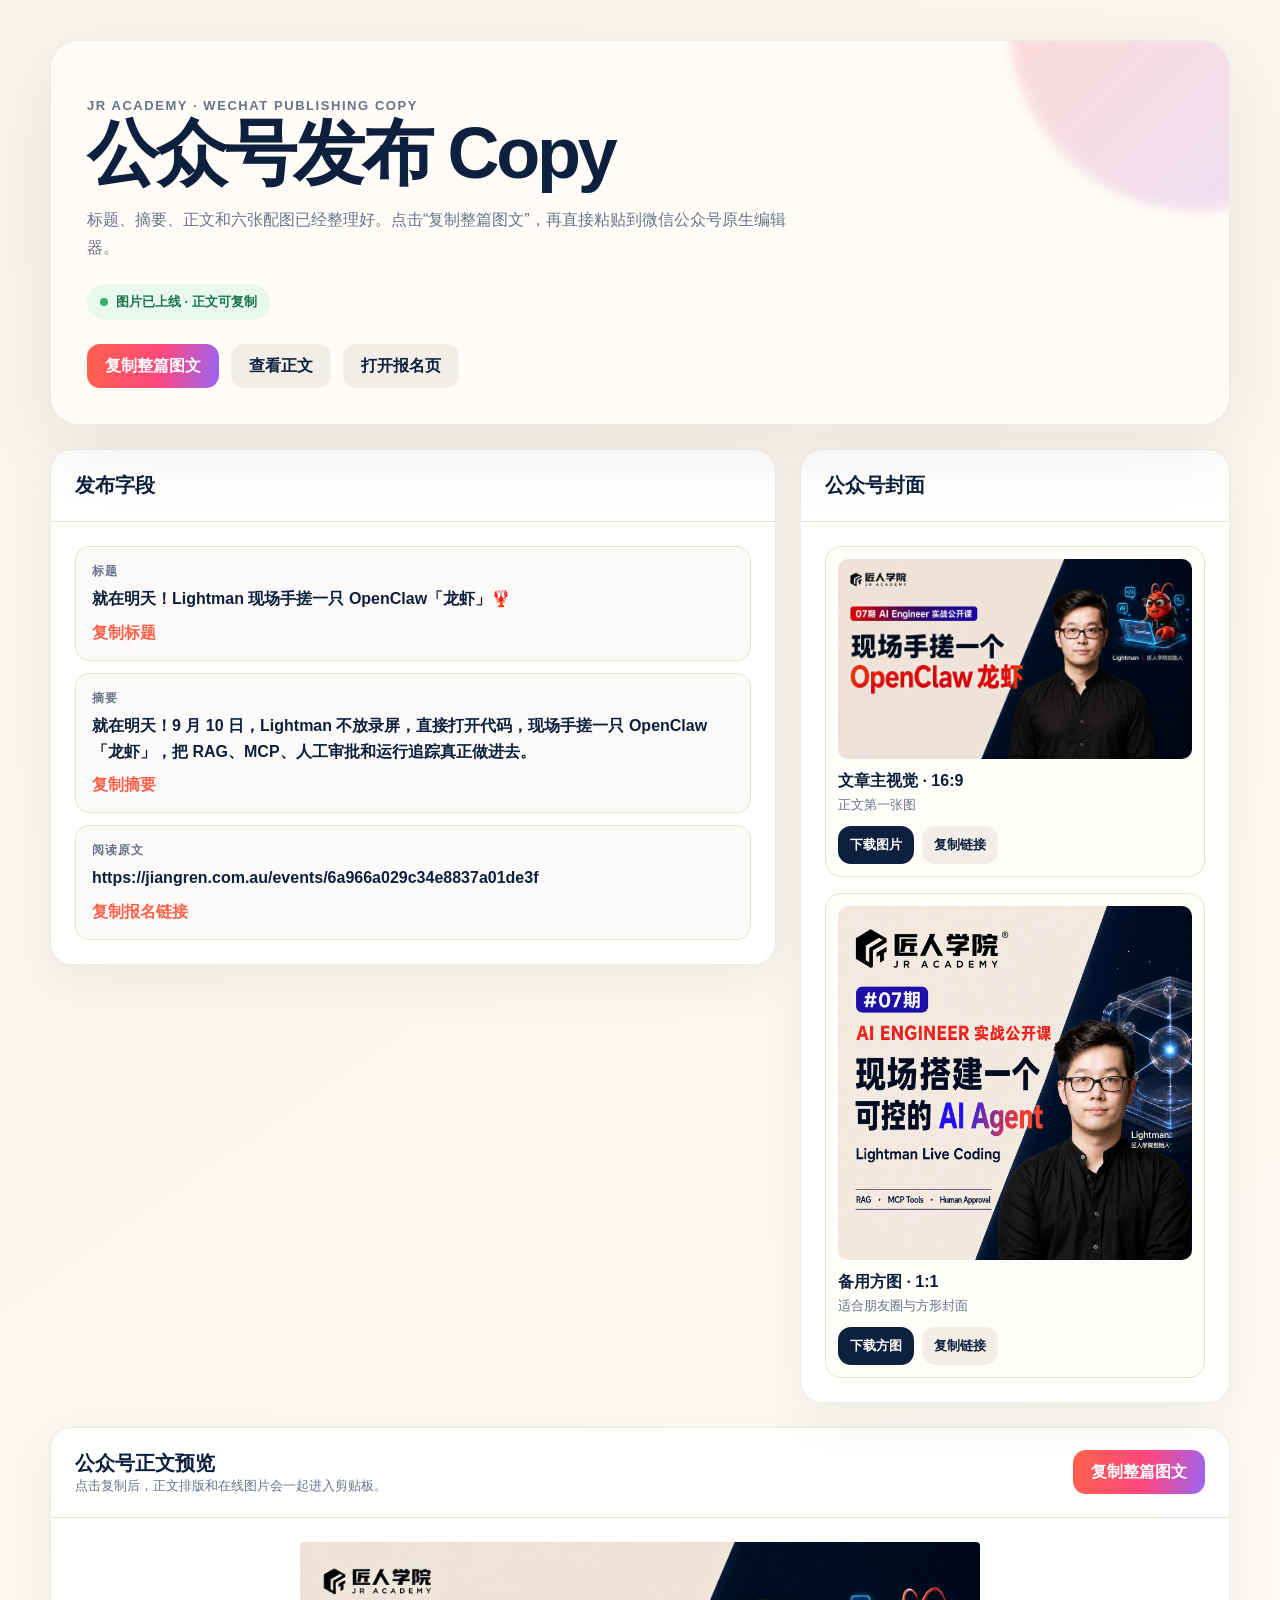
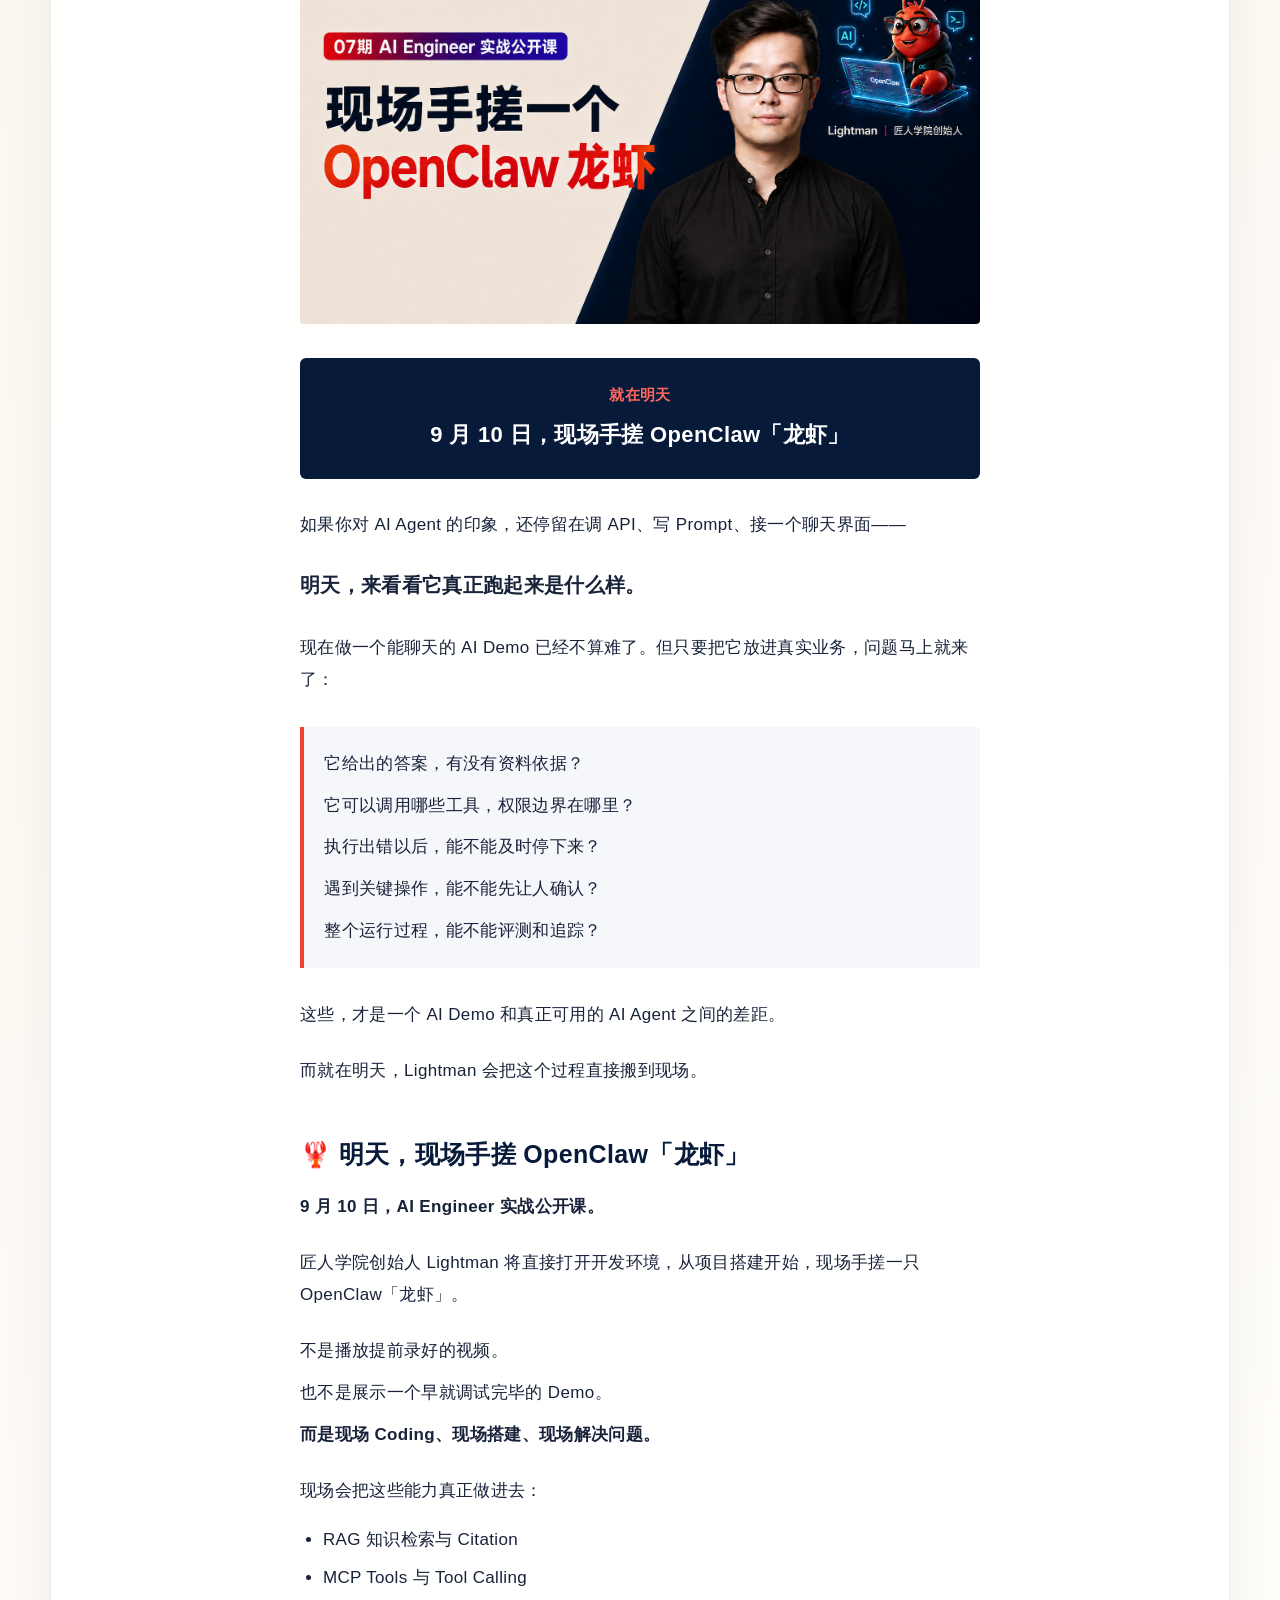
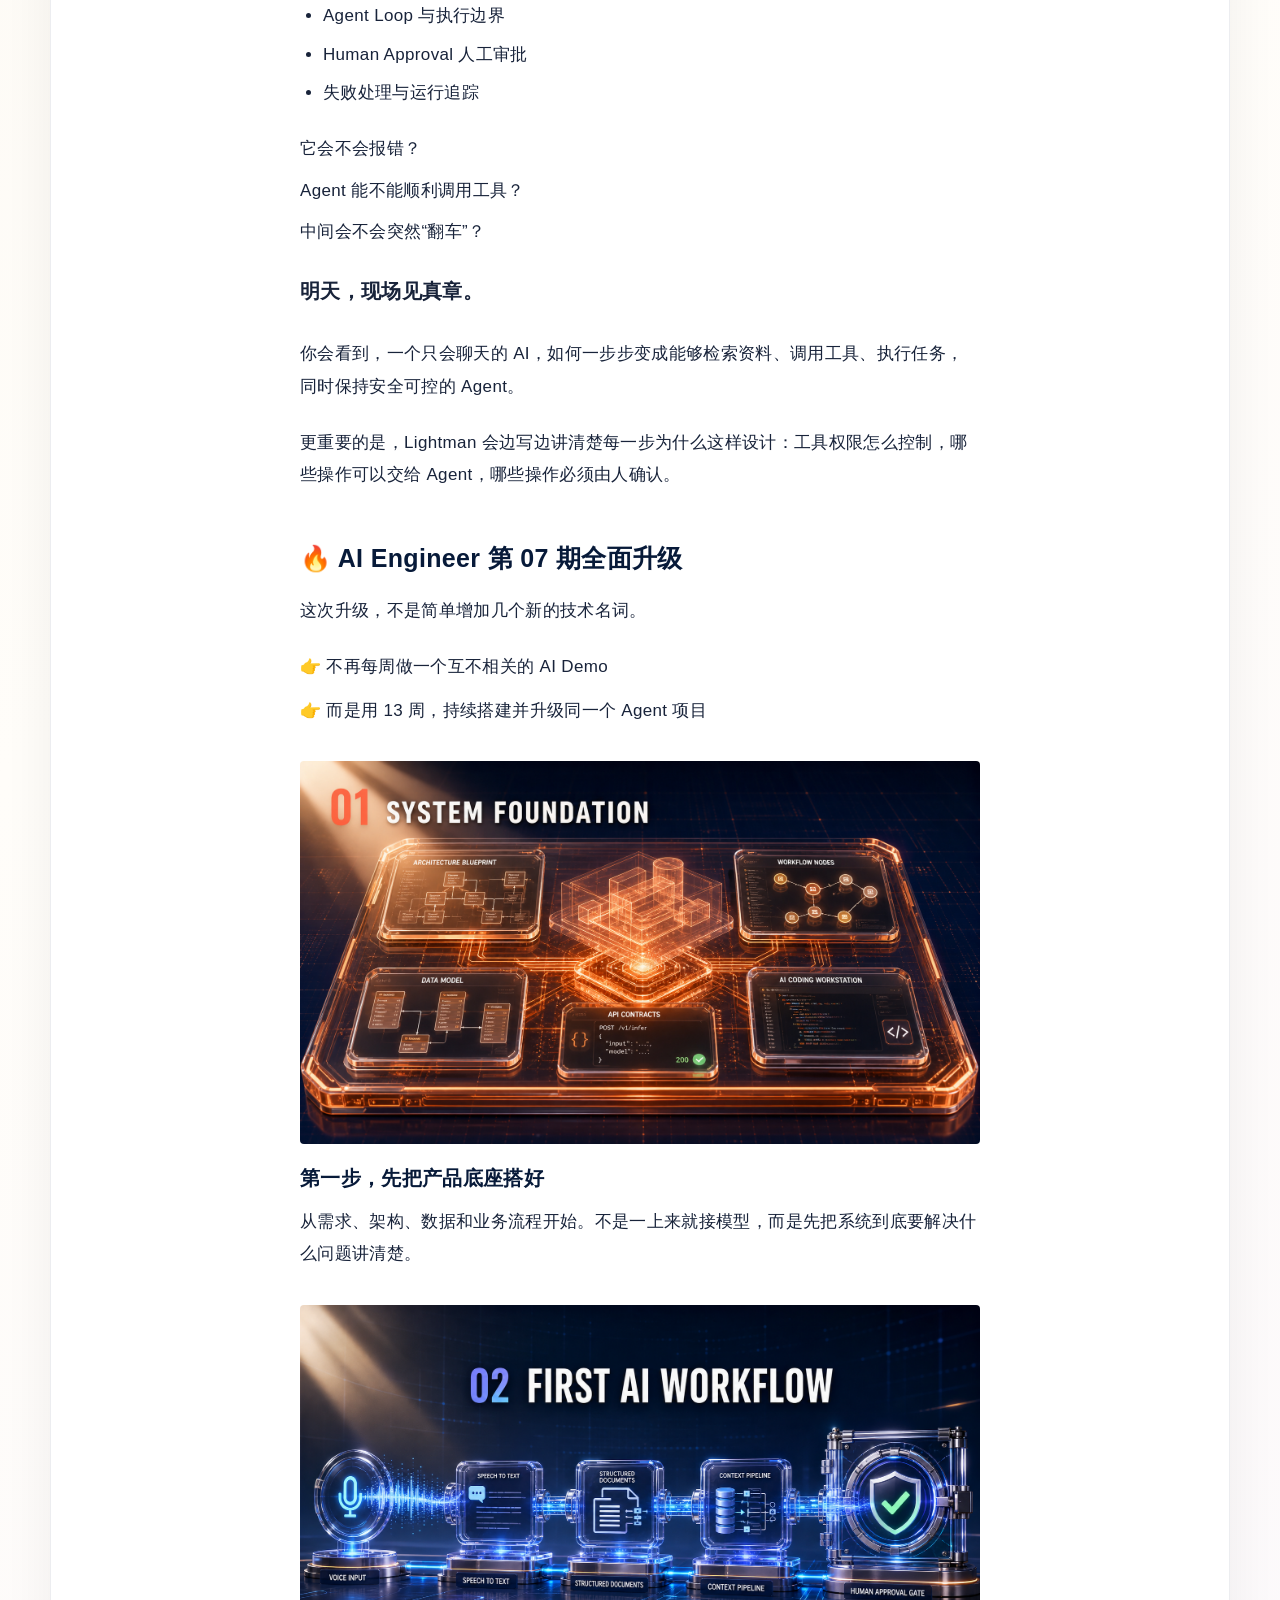
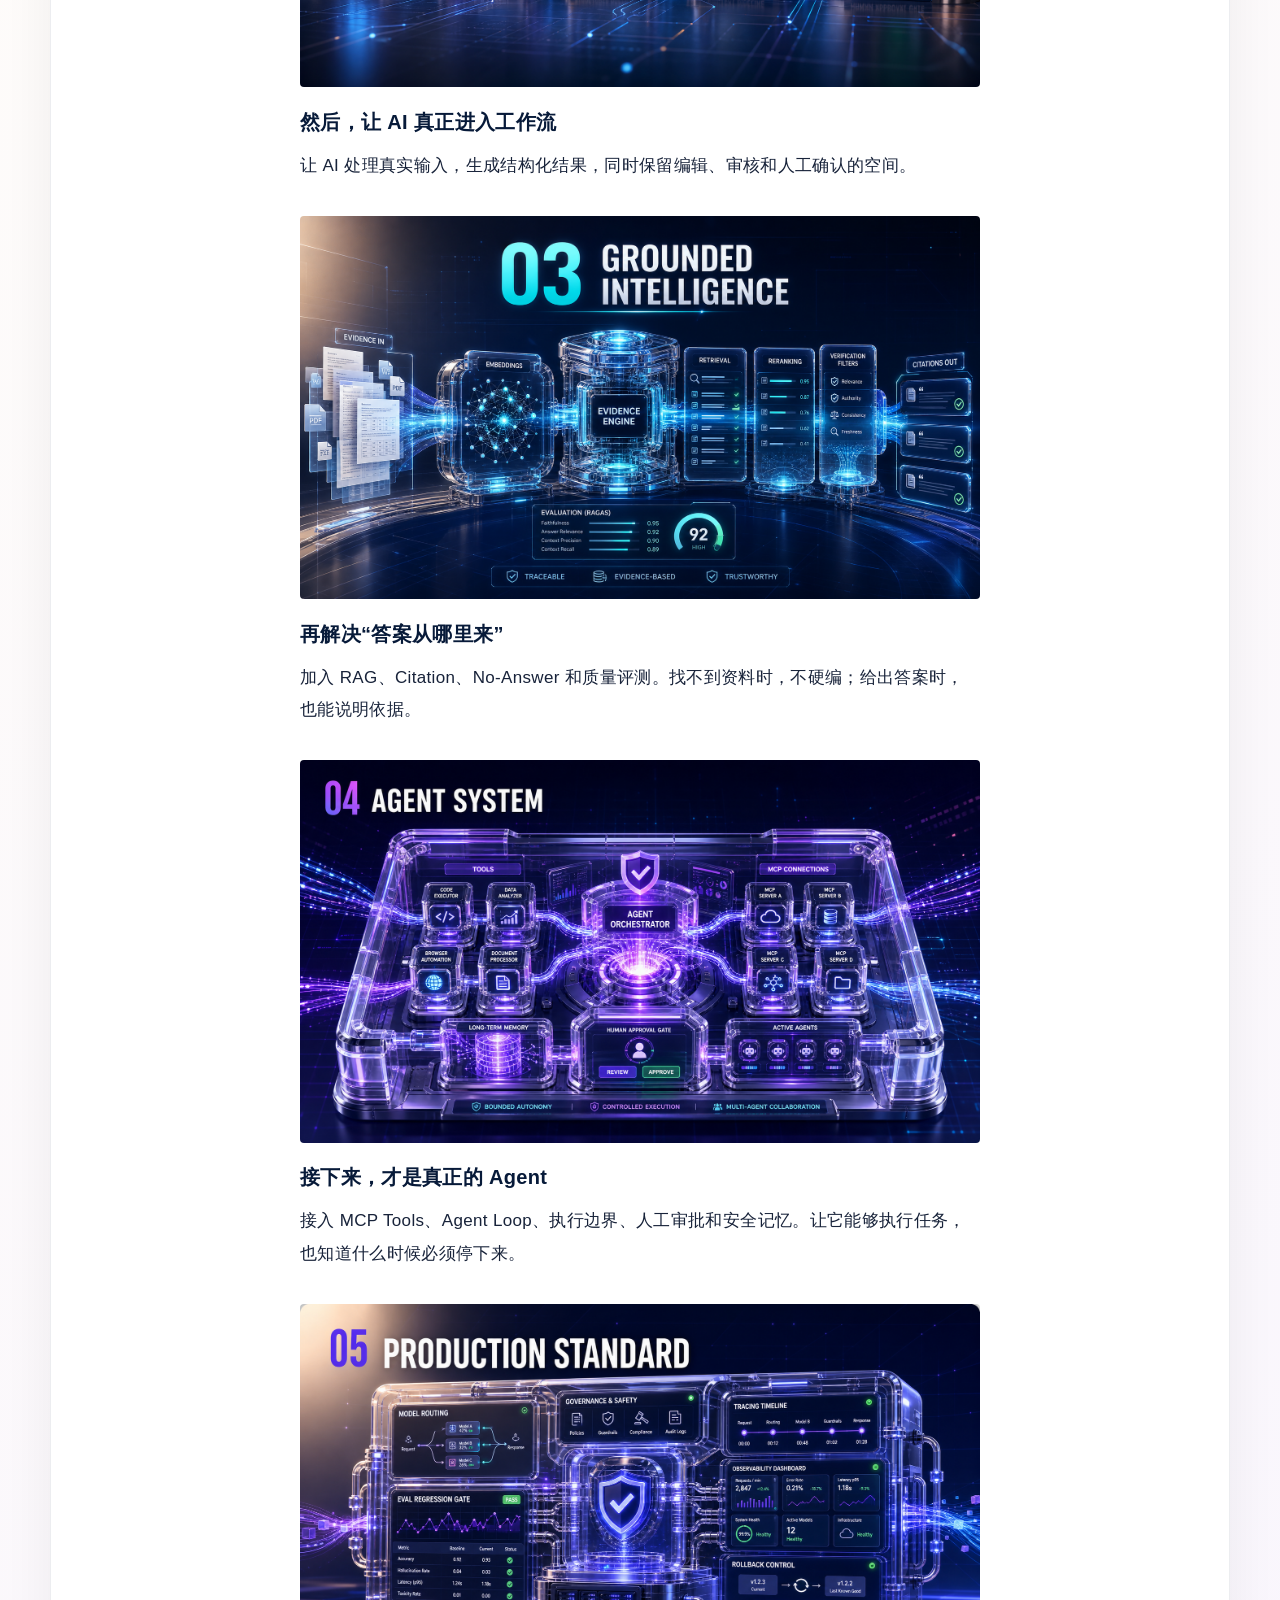
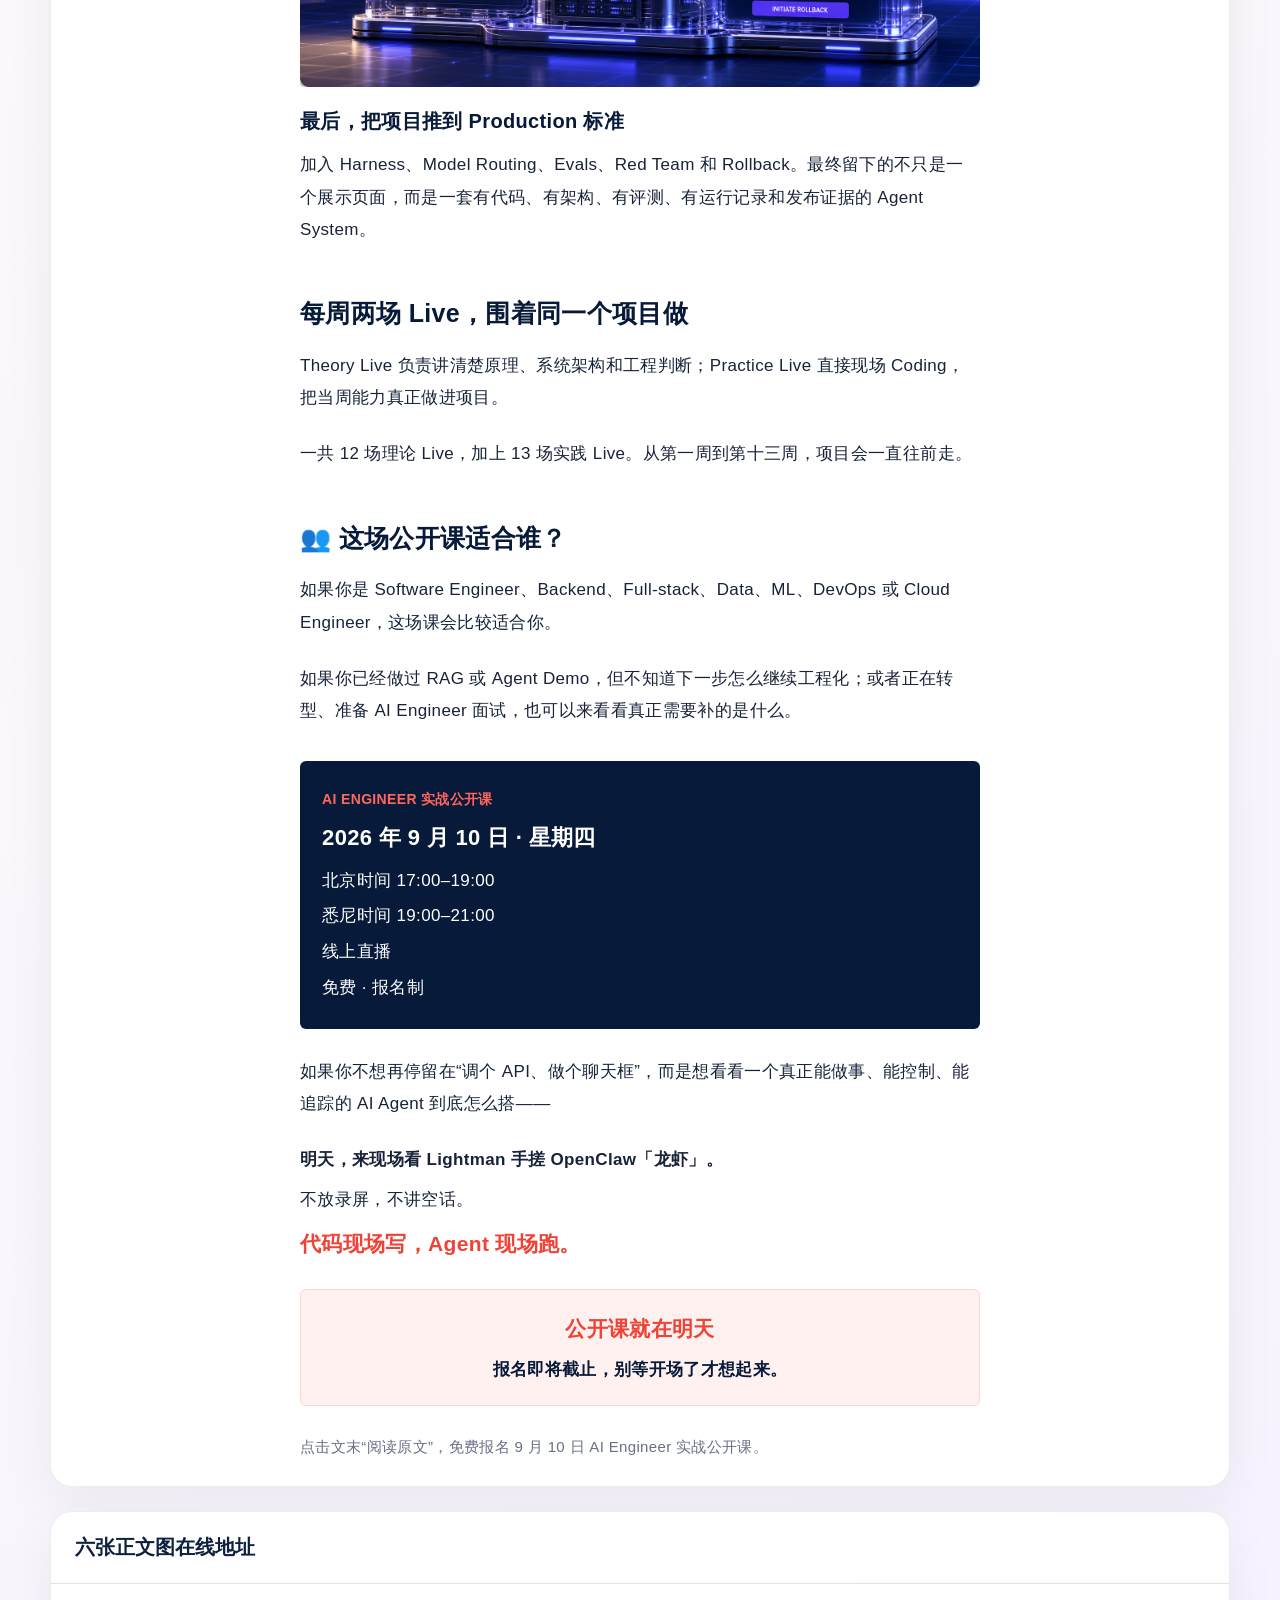
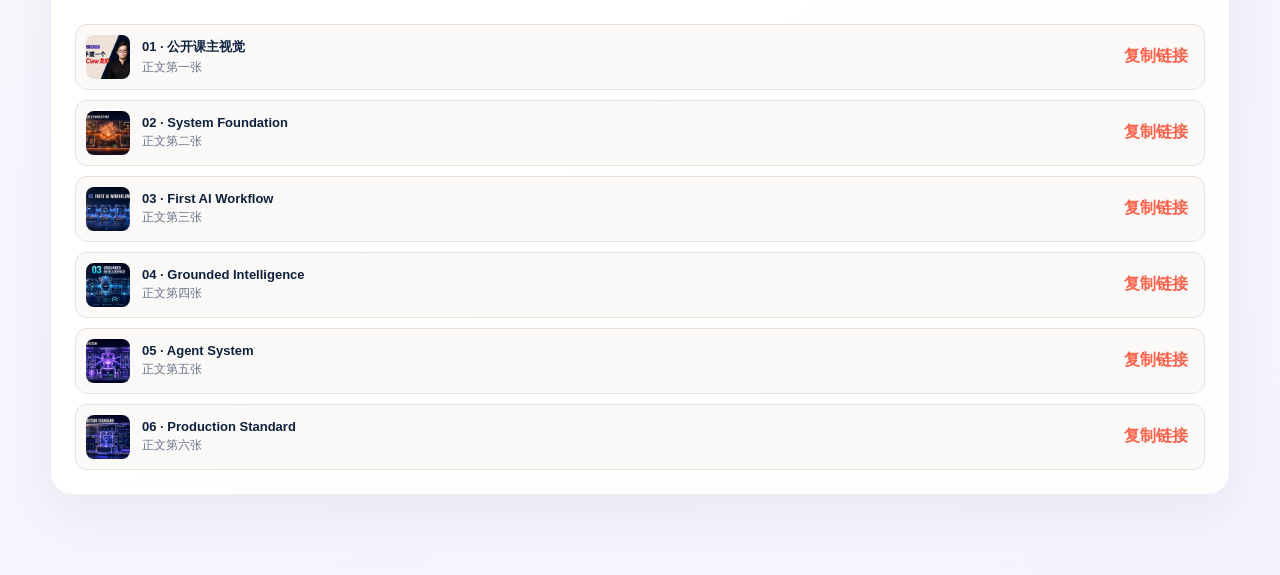
<file: index.html>
<!doctype html>
<html lang="zh-CN">
  <head>
    <meta charset="UTF-8" />
    <meta name="viewport" content="width=device-width, initial-scale=1.0" />
    <title>AI Engineer 实战公开课｜公众号发布 Copy</title>
    <meta name="description" content="一键复制标题、摘要和带在线图片的完整微信公众号正文。" />
    <meta property="og:title" content="AI Engineer 实战公开课｜公众号发布 Copy" />
    <meta property="og:description" content="Lightman 现场手搓一只 OpenClaw「龙虾」。公众号完整图文可一键复制。" />
    <meta property="og:image" content="https://simone0618.github.io/ai-agent-wechat-copy-0910/assets/wechat/01-openclaw-live-cover.png" />
    <meta property="og:type" content="website" />
    <meta name="twitter:card" content="summary_large_image" />
    <meta name="twitter:title" content="AI Engineer 实战公开课｜公众号发布 Copy" />
    <meta name="twitter:description" content="一键复制带在线图片的完整微信公众号正文。" />
    <meta name="twitter:image" content="https://simone0618.github.io/ai-agent-wechat-copy-0910/assets/wechat/01-openclaw-live-cover.png" />
    <link rel="stylesheet" href="styles.css" />
  </head>
  <body>
    <main class="shell">
      <section class="hero">
        <p class="eyebrow">JR Academy · WeChat publishing copy</p>
        <h1>公众号发布 Copy</h1>
        <p>标题、摘要、正文和六张配图已经整理好。点击“复制整篇图文”，再直接粘贴到微信公众号原生编辑器。</p>
        <div class="status"><span class="dot"></span>图片已上线 · 正文可复制</div>
        <div class="actions">
          <button class="button accent" type="button" data-copy-rich>复制整篇图文</button>
          <a class="button secondary" href="#article">查看正文</a>
          <a class="button secondary" href="https://jiangren.com.au/events/6a966a029c34e8837a01de3f" target="_blank" rel="noreferrer">打开报名页</a>
        </div>
      </section>

      <div class="grid">
        <section class="panel">
          <div class="panel-head"><h2>发布字段</h2></div>
          <div class="panel-body">
            <div class="field">
              <div class="field-label">标题</div>
              <div class="field-value" id="article-title">就在明天！Lightman 现场手搓一只 OpenClaw「龙虾」🦞</div>
              <button class="mini-action" type="button" data-copy-text="#article-title">复制标题</button>
            </div>
            <div class="field">
              <div class="field-label">摘要</div>
              <div class="field-value" id="article-summary">就在明天！9 月 10 日，Lightman 不放录屏，直接打开代码，现场手搓一只 OpenClaw「龙虾」，把 RAG、MCP、人工审批和运行追踪真正做进去。</div>
              <button class="mini-action" type="button" data-copy-text="#article-summary">复制摘要</button>
            </div>
            <div class="field">
              <div class="field-label">阅读原文</div>
              <div class="field-value" id="article-link">https://jiangren.com.au/events/6a966a029c34e8837a01de3f</div>
              <button class="mini-action" type="button" data-copy-text="#article-link">复制报名链接</button>
            </div>
          </div>
        </section>

        <aside class="panel" id="covers">
          <div class="panel-head"><h2>公众号封面</h2></div>
          <div class="panel-body cover-grid">
            <div class="cover-card">
              <img src="assets/wechat/01-openclaw-live-cover.png" alt="AI Engineer 实战公开课主视觉" />
              <strong>文章主视觉 · 16:9</strong>
              <span>正文第一张图</span>
              <div class="actions">
                <a class="button" href="assets/wechat/01-openclaw-live-cover.png" download>下载图片</a>
                <button class="button secondary" type="button" data-copy-url="assets/wechat/01-openclaw-live-cover.png">复制链接</button>
              </div>
            </div>
            <div class="cover-card">
              <img src="assets/covers/wechat-square-cover.png" alt="AI Engineer 实战公开课方图" />
              <strong>备用方图 · 1:1</strong>
              <span>适合朋友圈与方形封面</span>
              <div class="actions">
                <a class="button" href="assets/covers/wechat-square-cover.png" download>下载方图</a>
                <button class="button secondary" type="button" data-copy-url="assets/covers/wechat-square-cover.png">复制链接</button>
              </div>
            </div>
          </div>
        </aside>
      </div>

      <section class="panel article-wrap" id="article">
        <div class="panel-head">
          <div>
            <h2>公众号正文预览</h2>
            <p class="article-note">点击复制后，正文排版和在线图片会一起进入剪贴板。</p>
          </div>
          <button class="button accent" type="button" data-copy-rich>复制整篇图文</button>
        </div>
        <div class="panel-body">
          <article id="wechat-article" style="max-width:680px;margin:0 auto;color:#18233a;font-family:-apple-system,BlinkMacSystemFont,'PingFang SC','Microsoft YaHei',sans-serif;font-size:17px;line-height:1.9;letter-spacing:.02em;">
            <img src="assets/wechat/01-openclaw-live-cover.png" alt="AI Engineer 实战公开课，Lightman 现场手搓一只 OpenClaw 龙虾" style="display:block;width:100%;height:auto;margin:0 auto 2em;border-radius:4px;" />

            <section style="margin:0 0 1.8em;padding:1.35em 1.25em;text-align:center;background:#071a39;border-radius:6px;">
              <p style="margin:0 0 .3em;color:#ff665c;font-size:15px;font-weight:700;">就在明天</p>
              <p style="margin:0;color:#fff;font-size:22px;font-weight:700;">9 月 10 日，现场手搓 OpenClaw「龙虾」</p>
            </section>

            <p style="margin:0 0 1.4em;">如果你对 AI Agent 的印象，还停留在调 API、写 Prompt、接一个聊天界面——</p>
            <p style="margin:0 0 1.4em;font-size:20px;font-weight:700;">明天，来看看它真正跑起来是什么样。</p>
            <p style="margin:0 0 1.4em;">现在做一个能聊天的 AI Demo 已经不算难了。但只要把它放进真实业务，问题马上就来了：</p>

            <section style="margin:1.8em 0;padding:1.25em 1.2em;border-left:4px solid #ef4338;background:#f6f7fb;">
              <p style="margin:0 0 .55em;">它给出的答案，有没有资料依据？</p>
              <p style="margin:0 0 .55em;">它可以调用哪些工具，权限边界在哪里？</p>
              <p style="margin:0 0 .55em;">执行出错以后，能不能及时停下来？</p>
              <p style="margin:0 0 .55em;">遇到关键操作，能不能先让人确认？</p>
              <p style="margin:0;">整个运行过程，能不能评测和追踪？</p>
            </section>

            <p style="margin:0 0 1.4em;">这些，才是一个 AI Demo 和真正可用的 AI Agent 之间的差距。</p>
            <p style="margin:0 0 1.7em;">而就在明天，Lightman 会把这个过程直接搬到现场。</p>

            <h2 style="margin:2em 0 .75em;color:#071a39;font-size:25px;line-height:1.4;font-weight:700;">🦞 明天，现场手搓 OpenClaw「龙虾」</h2>
            <p style="margin:0 0 1.4em;"><strong>9 月 10 日，AI Engineer 实战公开课。</strong></p>
            <p style="margin:0 0 1.4em;">匠人学院创始人 Lightman 将直接打开开发环境，从项目搭建开始，现场手搓一只 OpenClaw「龙虾」。</p>
            <p style="margin:0 0 .55em;">不是播放提前录好的视频。</p>
            <p style="margin:0 0 .55em;">也不是展示一个早就调试完毕的 Demo。</p>
            <p style="margin:0 0 1.4em;font-weight:700;">而是现场 Coding、现场搭建、现场解决问题。</p>
            <p style="margin:0 0 1em;">现场会把这些能力真正做进去：</p>
            <ul style="margin:0 0 1.4em;padding-left:1.35em;">
              <li style="margin:.35em 0;">RAG 知识检索与 Citation</li>
              <li style="margin:.35em 0;">MCP Tools 与 Tool Calling</li>
              <li style="margin:.35em 0;">Agent Loop 与执行边界</li>
              <li style="margin:.35em 0;">Human Approval 人工审批</li>
              <li style="margin:.35em 0;">失败处理与运行追踪</li>
            </ul>
            <p style="margin:0 0 .55em;">它会不会报错？</p>
            <p style="margin:0 0 .55em;">Agent 能不能顺利调用工具？</p>
            <p style="margin:0 0 1.4em;">中间会不会突然“翻车”？</p>
            <p style="margin:0 0 1.4em;font-size:20px;font-weight:700;">明天，现场见真章。</p>
            <p style="margin:0 0 1.4em;">你会看到，一个只会聊天的 AI，如何一步步变成能够检索资料、调用工具、执行任务，同时保持安全可控的 Agent。</p>
            <p style="margin:0 0 1.7em;">更重要的是，Lightman 会边写边讲清楚每一步为什么这样设计：工具权限怎么控制，哪些操作可以交给 Agent，哪些操作必须由人确认。</p>

            <h2 style="margin:2em 0 .75em;color:#071a39;font-size:25px;line-height:1.4;font-weight:700;">🔥 AI Engineer 第 07 期全面升级</h2>
            <p style="margin:0 0 1.4em;">这次升级，不是简单增加几个新的技术名词。</p>
            <p style="margin:0 0 .65em;">👉 不再每周做一个互不相关的 AI Demo</p>
            <p style="margin:0 0 1.7em;">👉 而是用 13 周，持续搭建并升级同一个 Agent 项目</p>

            <img src="assets/wechat/02-system-foundation.png" alt="System Foundation" style="display:block;width:100%;height:auto;margin:2em auto 1.15em;border-radius:4px;" />
            <h3 style="margin:0 0 .65em;color:#071a39;font-size:20px;line-height:1.5;font-weight:700;">第一步，先把产品底座搭好</h3>
            <p style="margin:0 0 1.7em;">从需求、架构、数据和业务流程开始。不是一上来就接模型，而是先把系统到底要解决什么问题讲清楚。</p>

            <img src="assets/wechat/03-first-ai-workflow.png" alt="First AI Workflow" style="display:block;width:100%;height:auto;margin:2em auto 1.15em;border-radius:4px;" />
            <h3 style="margin:0 0 .65em;color:#071a39;font-size:20px;line-height:1.5;font-weight:700;">然后，让 AI 真正进入工作流</h3>
            <p style="margin:0 0 1.7em;">让 AI 处理真实输入，生成结构化结果，同时保留编辑、审核和人工确认的空间。</p>

            <img src="assets/wechat/04-grounded-intelligence.png" alt="Grounded Intelligence" style="display:block;width:100%;height:auto;margin:2em auto 1.15em;border-radius:4px;" />
            <h3 style="margin:0 0 .65em;color:#071a39;font-size:20px;line-height:1.5;font-weight:700;">再解决“答案从哪里来”</h3>
            <p style="margin:0 0 1.7em;">加入 RAG、Citation、No-Answer 和质量评测。找不到资料时，不硬编；给出答案时，也能说明依据。</p>

            <img src="assets/wechat/05-agent-system.png" alt="Agent System" style="display:block;width:100%;height:auto;margin:2em auto 1.15em;border-radius:4px;" />
            <h3 style="margin:0 0 .65em;color:#071a39;font-size:20px;line-height:1.5;font-weight:700;">接下来，才是真正的 Agent</h3>
            <p style="margin:0 0 1.7em;">接入 MCP Tools、Agent Loop、执行边界、人工审批和安全记忆。让它能够执行任务，也知道什么时候必须停下来。</p>

            <img src="assets/wechat/06-production-standard.png" alt="Production Standard" style="display:block;width:100%;height:auto;margin:2em auto 1.15em;border-radius:4px;" />
            <h3 style="margin:0 0 .65em;color:#071a39;font-size:20px;line-height:1.5;font-weight:700;">最后，把项目推到 Production 标准</h3>
            <p style="margin:0 0 1.7em;">加入 Harness、Model Routing、Evals、Red Team 和 Rollback。最终留下的不只是一个展示页面，而是一套有代码、有架构、有评测、有运行记录和发布证据的 Agent System。</p>

            <h2 style="margin:2em 0 .75em;color:#071a39;font-size:25px;line-height:1.4;font-weight:700;">每周两场 Live，围着同一个项目做</h2>
            <p style="margin:0 0 1.4em;">Theory Live 负责讲清楚原理、系统架构和工程判断；Practice Live 直接现场 Coding，把当周能力真正做进项目。</p>
            <p style="margin:0 0 1.7em;">一共 12 场理论 Live，加上 13 场实践 Live。从第一周到第十三周，项目会一直往前走。</p>

            <h2 style="margin:2em 0 .75em;color:#071a39;font-size:25px;line-height:1.4;font-weight:700;">👥 这场公开课适合谁？</h2>
            <p style="margin:0 0 1.4em;">如果你是 Software Engineer、Backend、Full-stack、Data、ML、DevOps 或 Cloud Engineer，这场课会比较适合你。</p>
            <p style="margin:0 0 1.7em;">如果你已经做过 RAG 或 Agent Demo，但不知道下一步怎么继续工程化；或者正在转型、准备 AI Engineer 面试，也可以来看看真正需要补的是什么。</p>

            <section style="margin:2em 0 1.6em;padding:1.45em 1.3em;color:#fff;background:#071a39;border-radius:6px;">
              <p style="margin:0 0 .35em;color:#ff665c;font-size:14px;font-weight:700;">AI ENGINEER 实战公开课</p>
              <p style="margin:0 0 .25em;font-size:22px;font-weight:700;">2026 年 9 月 10 日 · 星期四</p>
              <p style="margin:0 0 .2em;">北京时间 17:00–19:00</p>
              <p style="margin:0 0 .2em;">悉尼时间 19:00–21:00</p>
              <p style="margin:0 0 .2em;">线上直播</p>
              <p style="margin:0;">免费 · 报名制</p>
            </section>

            <p style="margin:0 0 1.4em;">如果你不想再停留在“调个 API、做个聊天框”，而是想看看一个真正能做事、能控制、能追踪的 AI Agent 到底怎么搭——</p>
            <p style="margin:0 0 .45em;font-weight:700;">明天，来现场看 Lightman 手搓 OpenClaw「龙虾」。</p>
            <p style="margin:0 0 .45em;">不放录屏，不讲空话。</p>
            <p style="margin:0 0 1.2em;color:#ef4338;font-size:21px;font-weight:700;">代码现场写，Agent 现场跑。</p>
            <section style="margin:0 0 1.6em;padding:1.1em 1.2em;text-align:center;background:#fff1ef;border:1px solid #ffd3cc;border-radius:6px;">
              <p style="margin:0 0 .25em;color:#ef4338;font-size:21px;font-weight:700;">公开课就在明天</p>
              <p style="margin:0;color:#071a39;font-weight:700;">报名即将截止，别等开场了才想起来。</p>
            </section>
            <p style="margin:0;color:#687086;font-size:15px;">点击文末“阅读原文”，免费报名 9 月 10 日 AI Engineer 实战公开课。</p>
          </article>
        </div>
      </section>

      <section class="panel article-wrap">
        <div class="panel-head"><h2>六张正文图在线地址</h2></div>
        <div class="panel-body">
          <div class="asset-list">
            <div class="asset-row"><img src="assets/wechat/01-openclaw-live-cover.png" alt=""><div><strong>01 · 公开课主视觉</strong><span>正文第一张</span></div><button type="button" data-copy-url="assets/wechat/01-openclaw-live-cover.png">复制链接</button></div>
            <div class="asset-row"><img src="assets/wechat/02-system-foundation.png" alt=""><div><strong>02 · System Foundation</strong><span>正文第二张</span></div><button type="button" data-copy-url="assets/wechat/02-system-foundation.png">复制链接</button></div>
            <div class="asset-row"><img src="assets/wechat/03-first-ai-workflow.png" alt=""><div><strong>03 · First AI Workflow</strong><span>正文第三张</span></div><button type="button" data-copy-url="assets/wechat/03-first-ai-workflow.png">复制链接</button></div>
            <div class="asset-row"><img src="assets/wechat/04-grounded-intelligence.png" alt=""><div><strong>04 · Grounded Intelligence</strong><span>正文第四张</span></div><button type="button" data-copy-url="assets/wechat/04-grounded-intelligence.png">复制链接</button></div>
            <div class="asset-row"><img src="assets/wechat/05-agent-system.png" alt=""><div><strong>05 · Agent System</strong><span>正文第五张</span></div><button type="button" data-copy-url="assets/wechat/05-agent-system.png">复制链接</button></div>
            <div class="asset-row"><img src="assets/wechat/06-production-standard.png" alt=""><div><strong>06 · Production Standard</strong><span>正文第六张</span></div><button type="button" data-copy-url="assets/wechat/06-production-standard.png">复制链接</button></div>
          </div>
        </div>
      </section>
    </main>

    <div class="toast" id="toast" role="status" aria-live="polite">已复制</div>
    <script src="app.js"></script>
  </body>
</html>
</file>
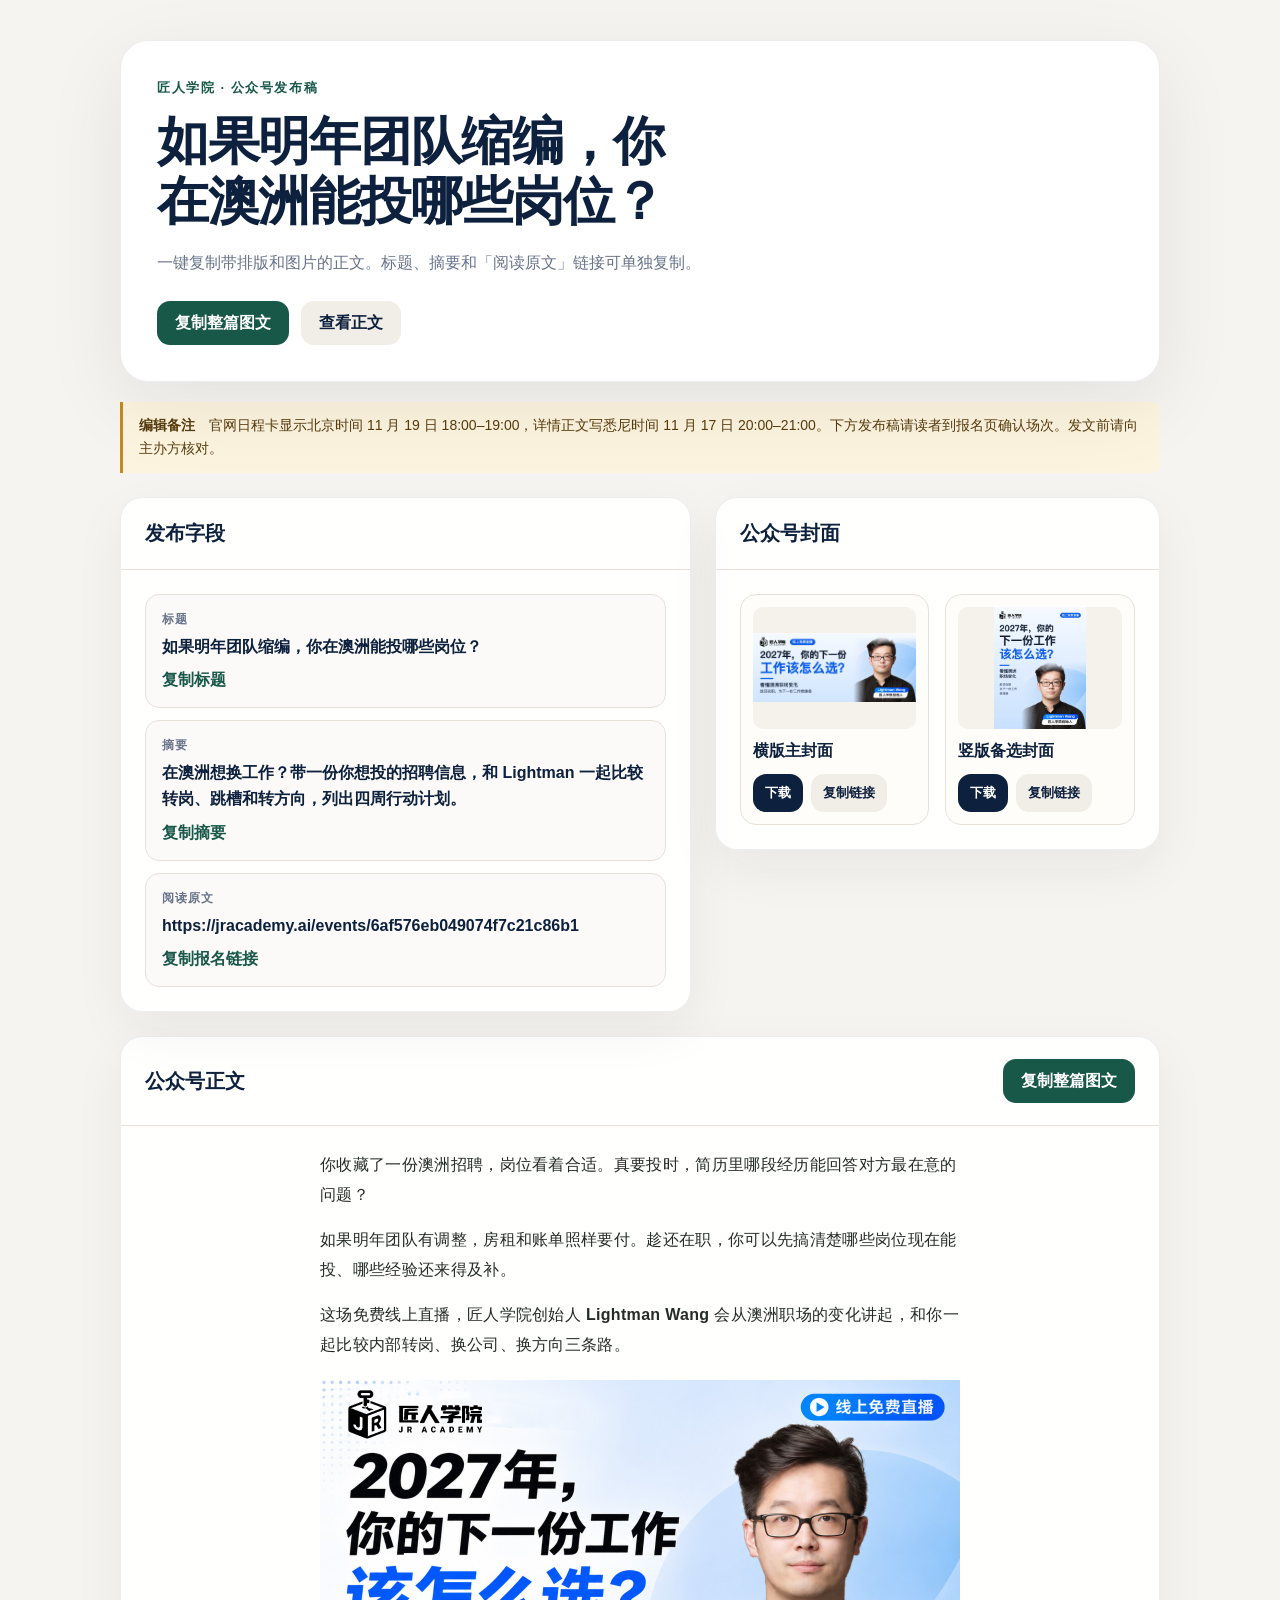
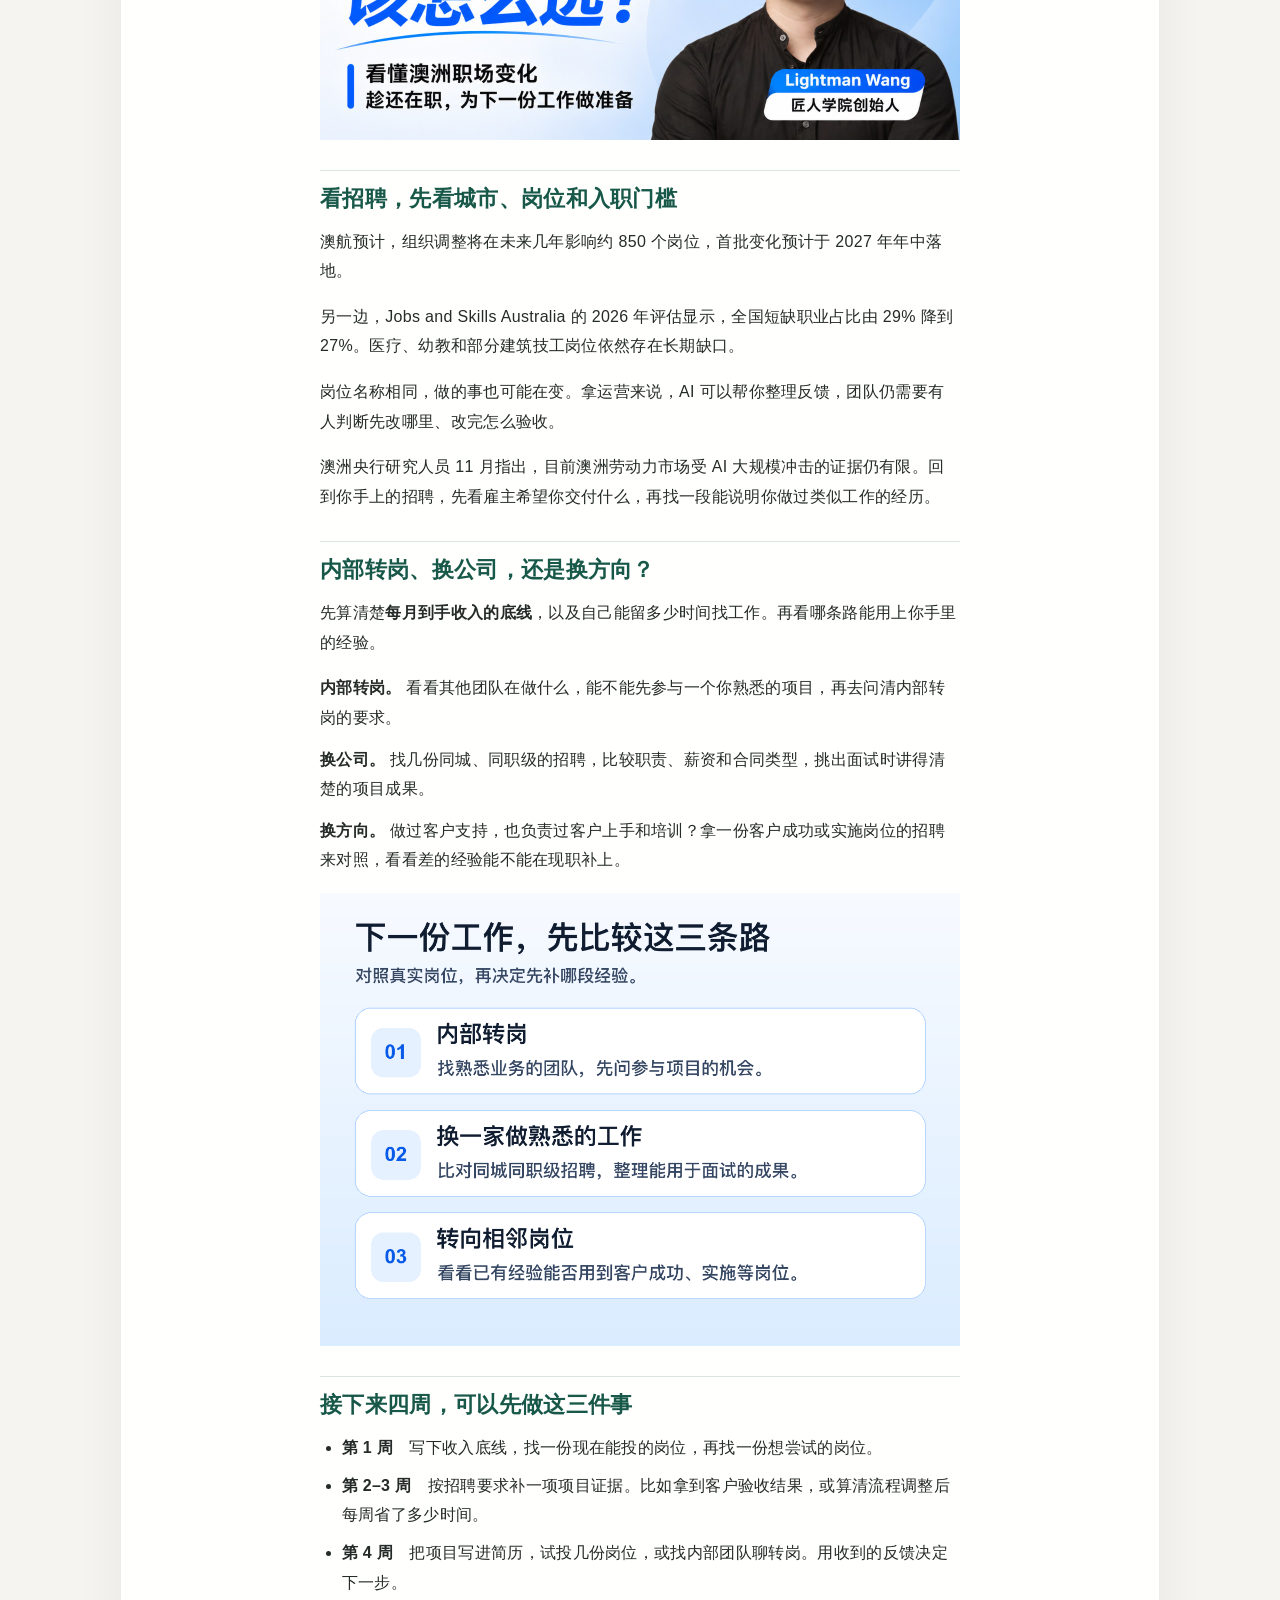
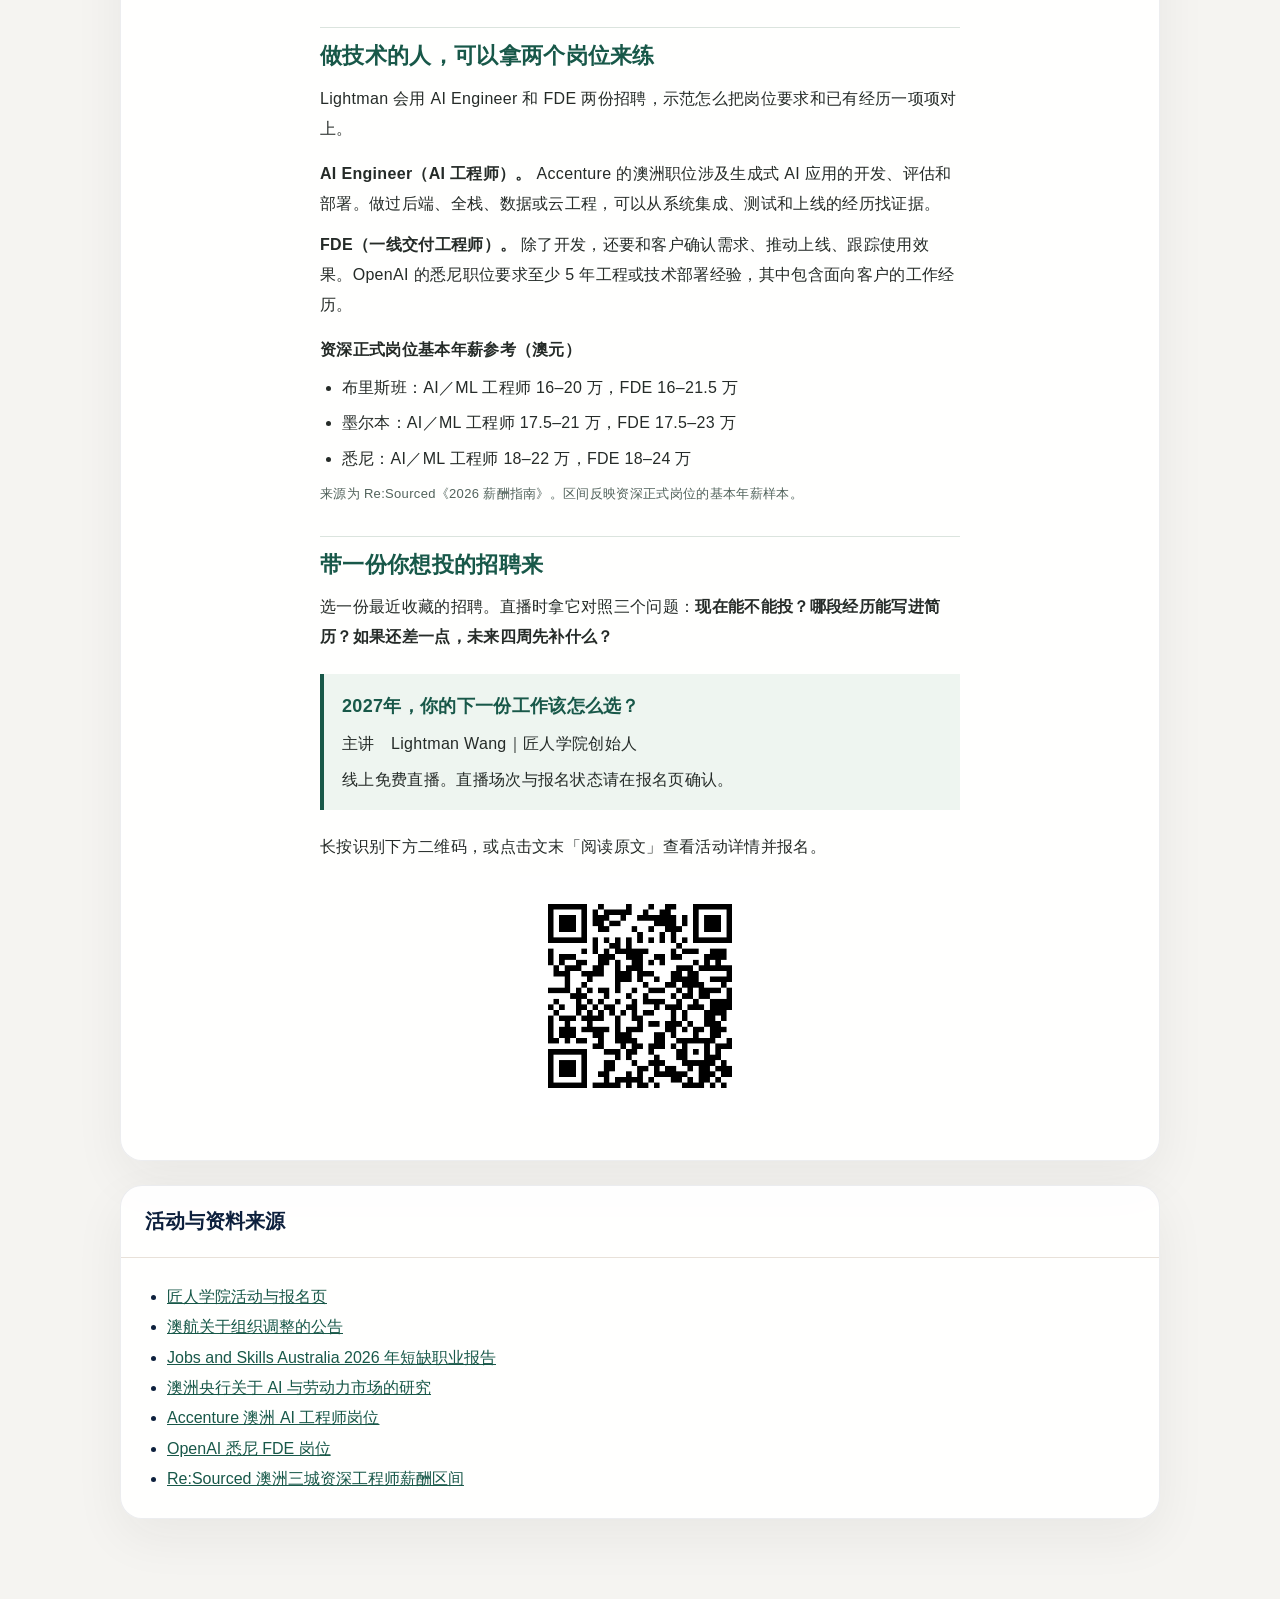
<file: career-next-job-2027/index.html>
<!doctype html>
<html lang="zh-CN">
<head>
  <meta charset="utf-8">
  <meta name="viewport" content="width=device-width, initial-scale=1">
  <meta name="robots" content="noindex">
  <meta name="description" content="《如果明年团队缩编，你在澳洲能投哪些岗位？》微信公众号发布稿。">
  <meta property="og:title" content="如果明年团队缩编，你在澳洲能投哪些岗位？">
  <meta property="og:image" content="https://simone0618.github.io/ai-agent-wechat-copy-0910/career-next-job-2027/assets/cover-wide.jpg">
  <title>如果明年团队缩编，你在澳洲能投哪些岗位？｜公众号发布稿</title>
  <link rel="stylesheet" href="../styles.css">
  <style>
    body { background: #f5f4f1; }
    .shell { max-width: 1040px; }
    .hero { background: #fff; }
    .hero::after { display: none; }
    .hero .eyebrow { margin: 0 0 12px; color: #185849; }
    h1 { font-size: clamp(29px, 5vw, 52px); line-height: 1.15; letter-spacing: -.025em; text-wrap: balance; }
    .button.accent { background: #185849; }
    .mini-action { color: #185849; }
    .grid { grid-template-columns: minmax(0, 1fr) minmax(300px, .78fr); }
    .field-value { overflow-wrap: anywhere; }
    .editor-note { margin-top: 20px; padding: 12px 16px; background: #fcf4df; border-left: 3px solid #c18a27; border-radius: 0 8px 8px 0; color: #573c0d; font-size: 14px; line-height: 1.65; }
    .cover-grid { grid-template-columns: minmax(0, 1fr) minmax(0, 1fr); align-items: start; }
    .cover-card img { height: 122px; object-fit: contain; }
    .source-list { margin: 0; padding-left: 22px; line-height: 1.9; }
    .source-list a { color: #185849; }
    @media (max-width: 860px) { .grid { grid-template-columns: 1fr; } }
    @media (max-width: 380px) { .cover-grid { grid-template-columns: 1fr; } }
  </style>
</head>
<body>
  <main class="shell">
    <header class="hero">
      <p class="eyebrow">匠人学院 · 公众号发布稿</p>
      <h1>如果明年团队缩编，你在澳洲能投哪些岗位？</h1>
      <p>一键复制带排版和图片的正文。标题、摘要和「阅读原文」链接可单独复制。</p>
      <div class="actions">
        <button class="button accent" type="button" data-copy-rich>复制整篇图文</button>
        <a class="button secondary" href="#article">查看正文</a>
      </div>
    </header>

    <div class="editor-note">
      <strong>编辑备注</strong>　官网日程卡显示北京时间 11 月 19 日 18:00–19:00，详情正文写悉尼时间 11 月 17 日 20:00–21:00。下方发布稿请读者到报名页确认场次。发文前请向主办方核对。
    </div>

    <div class="grid">
      <section class="panel" aria-labelledby="fields-heading">
        <div class="panel-head"><h2 id="fields-heading">发布字段</h2></div>
        <div class="panel-body">
          <div class="field">
            <div class="field-label">标题</div>
            <div class="field-value" id="article-title">如果明年团队缩编，你在澳洲能投哪些岗位？</div>
            <button class="mini-action" type="button" data-copy-text="#article-title">复制标题</button>
          </div>
          <div class="field">
            <div class="field-label">摘要</div>
            <div class="field-value" id="article-summary">在澳洲想换工作？带一份你想投的招聘信息，和 Lightman 一起比较转岗、跳槽和转方向，列出四周行动计划。</div>
            <button class="mini-action" type="button" data-copy-text="#article-summary">复制摘要</button>
          </div>
          <div class="field">
            <div class="field-label">阅读原文</div>
            <div class="field-value" id="article-link">https://jracademy.ai/events/6af576eb049074f7c21c86b1</div>
            <button class="mini-action" type="button" data-copy-text="#article-link">复制报名链接</button>
          </div>
        </div>
      </section>

      <section class="panel" aria-labelledby="covers-heading">
        <div class="panel-head"><h2 id="covers-heading">公众号封面</h2></div>
        <div class="panel-body cover-grid">
          <div class="cover-card">
            <img src="https://simone0618.github.io/ai-agent-wechat-copy-0910/career-next-job-2027/assets/cover-wide.jpg" alt="横版封面，2027年，你的下一份工作该怎么选？">
            <strong>横版主封面</strong>
            <div class="actions">
              <a class="button" href="assets/cover-wide.jpg" download>下载</a>
              <button class="button secondary" type="button" data-copy-url="assets/cover-wide.jpg" aria-label="复制横版封面链接">复制链接</button>
            </div>
          </div>
          <div class="cover-card">
            <img src="https://simone0618.github.io/ai-agent-wechat-copy-0910/career-next-job-2027/assets/cover-portrait.jpg" alt="竖版封面，2027年，你的下一份工作该怎么选？">
            <strong>竖版备选封面</strong>
            <div class="actions">
              <a class="button" href="assets/cover-portrait.jpg" download>下载</a>
              <button class="button secondary" type="button" data-copy-url="assets/cover-portrait.jpg" aria-label="复制竖版封面链接">复制链接</button>
            </div>
          </div>
        </div>
      </section>
    </div>

    <section class="panel article-wrap" id="article" aria-labelledby="body-heading">
      <div class="panel-head">
        <h2 id="body-heading">公众号正文</h2>
        <button class="button accent" type="button" data-copy-rich>复制整篇图文</button>
      </div>
      <div class="panel-body">
        <article id="wechat-article">
          <section style="max-width:640px;margin:0 auto;color:#252b28;font-family:-apple-system,BlinkMacSystemFont,'PingFang SC','Microsoft YaHei',sans-serif;font-size:16px;line-height:1.85;letter-spacing:.02em;">
            <p style="margin:0 0 16px;">你收藏了一份澳洲招聘，岗位看着合适。真要投时，简历里哪段经历能回答对方最在意的问题？</p>
            <p style="margin:0 0 16px;">如果明年团队有调整，房租和账单照样要付。趁还在职，你可以先搞清楚哪些岗位现在能投、哪些经验还来得及补。</p>
            <p style="margin:0 0 20px;">这场免费线上直播，匠人学院创始人 <strong>Lightman Wang</strong> 会从澳洲职场的变化讲起，和你一起比较内部转岗、换公司、换方向三条路。</p>
            <p style="margin:0 0 30px;text-align:center;"><img src="https://simone0618.github.io/ai-agent-wechat-copy-0910/career-next-job-2027/assets/hero.jpg" alt="匠人学院活动海报，Lightman Wang 主讲，线上免费直播" width="640" style="display:block;width:100%;max-width:100%;height:auto;margin:0 auto;"></p>

            <h2 style="margin:30px 0 12px;padding-top:12px;border-top:1px solid #dbe4de;color:#185849;font-size:22px;line-height:1.45;">看招聘，先看城市、岗位和入职门槛</h2>
            <p style="margin:0 0 16px;">澳航预计，组织调整将在未来几年影响约 850 个岗位，首批变化预计于 2027 年年中落地。</p>
            <p style="margin:0 0 16px;">另一边，Jobs and Skills Australia 的 2026 年评估显示，全国短缺职业占比由 29% 降到 27%。医疗、幼教和部分建筑技工岗位依然存在长期缺口。</p>
            <p style="margin:0 0 16px;">岗位名称相同，做的事也可能在变。拿运营来说，AI 可以帮你整理反馈，团队仍需要有人判断先改哪里、改完怎么验收。</p>
            <p style="margin:0 0 16px;">澳洲央行研究人员 11 月指出，目前澳洲劳动力市场受 AI 大规模冲击的证据仍有限。回到你手上的招聘，先看雇主希望你交付什么，再找一段能说明你做过类似工作的经历。</p>

            <h2 style="margin:30px 0 12px;padding-top:12px;border-top:1px solid #dbe4de;color:#185849;font-size:22px;line-height:1.45;">内部转岗、换公司，还是换方向？</h2>
            <p style="margin:0 0 16px;">先算清楚<strong>每月到手收入的底线</strong>，以及自己能留多少时间找工作。再看哪条路能用上你手里的经验。</p>
            <p style="margin:0 0 12px;"><strong>内部转岗。</strong> 看看其他团队在做什么，能不能先参与一个你熟悉的项目，再去问清内部转岗的要求。</p>
            <p style="margin:0 0 12px;"><strong>换公司。</strong> 找几份同城、同职级的招聘，比较职责、薪资和合同类型，挑出面试时讲得清楚的项目成果。</p>
            <p style="margin:0 0 18px;"><strong>换方向。</strong> 做过客户支持，也负责过客户上手和培训？拿一份客户成功或实施岗位的招聘来对照，看看差的经验能不能在现职补上。</p>
            <p style="margin:0 0 28px;text-align:center;"><img src="https://simone0618.github.io/ai-agent-wechat-copy-0910/career-next-job-2027/assets/career-paths.png" alt="下一份工作的三条路径，内部转岗、换公司、转向相邻岗位" width="640" style="display:block;width:100%;max-width:100%;height:auto;margin:0 auto;"></p>

            <h2 style="margin:30px 0 12px;padding-top:12px;border-top:1px solid #dbe4de;color:#185849;font-size:22px;line-height:1.45;">接下来四周，可以先做这三件事</h2>
            <ul style="margin:0 0 20px;padding-left:1.35em;">
              <li style="margin:0 0 8px;"><strong>第 1 周</strong>　写下收入底线，找一份现在能投的岗位，再找一份想尝试的岗位。</li>
              <li style="margin:0 0 8px;"><strong>第 2–3 周</strong>　按招聘要求补一项项目证据。比如拿到客户验收结果，或算清流程调整后每周省了多少时间。</li>
              <li style="margin:0;"><strong>第 4 周</strong>　把项目写进简历，试投几份岗位，或找内部团队聊转岗。用收到的反馈决定下一步。</li>
            </ul>

            <h2 style="margin:30px 0 12px;padding-top:12px;border-top:1px solid #dbe4de;color:#185849;font-size:22px;line-height:1.45;">做技术的人，可以拿两个岗位来练</h2>
            <p style="margin:0 0 16px;">Lightman 会用 AI Engineer 和 FDE 两份招聘，示范怎么把岗位要求和已有经历一项项对上。</p>
            <p style="margin:0 0 12px;"><strong>AI Engineer（AI 工程师）。</strong> Accenture 的澳洲职位涉及生成式 AI 应用的开发、评估和部署。做过后端、全栈、数据或云工程，可以从系统集成、测试和上线的经历找证据。</p>
            <p style="margin:0 0 16px;"><strong>FDE（一线交付工程师）。</strong> 除了开发，还要和客户确认需求、推动上线、跟踪使用效果。OpenAI 的悉尼职位要求至少 5 年工程或技术部署经验，其中包含面向客户的工作经历。</p>
            <p style="margin:0 0 8px;"><strong>资深正式岗位基本年薪参考（澳元）</strong></p>
            <ul style="margin:0 0 8px;padding-left:1.35em;">
              <li style="margin:0 0 6px;">布里斯班：AI／ML 工程师 16–20 万，FDE 16–21.5 万</li>
              <li style="margin:0 0 6px;">墨尔本：AI／ML 工程师 17.5–21 万，FDE 17.5–23 万</li>
              <li style="margin:0;">悉尼：AI／ML 工程师 18–22 万，FDE 18–24 万</li>
            </ul>
            <p style="margin:0 0 20px;color:#52635c;font-size:13px;">来源为 Re:Sourced《2026 薪酬指南》。区间反映资深正式岗位的基本年薪样本。</p>

            <h2 style="margin:30px 0 12px;padding-top:12px;border-top:1px solid #dbe4de;color:#185849;font-size:22px;line-height:1.45;">带一份你想投的招聘来</h2>
            <p style="margin:0 0 16px;">选一份最近收藏的招聘。直播时拿它对照三个问题：<strong>现在能不能投？哪段经历能写进简历？如果还差一点，未来四周先补什么？</strong></p>
            <section style="margin:22px 0;padding:16px 18px;background:#eef5f0;border-left:4px solid #185849;">
              <p style="margin:0 0 6px;color:#185849;font-size:18px;"><strong>2027年，你的下一份工作该怎么选？</strong></p>
              <p style="margin:0 0 6px;">主讲　Lightman Wang｜匠人学院创始人</p>
              <p style="margin:0;">线上免费直播。直播场次与报名状态请在报名页确认。</p>
            </section>
            <p style="margin:0 0 14px;">长按识别下方二维码，或点击文末「阅读原文」查看活动详情并报名。</p>
            <p style="margin:0 auto 20px;text-align:center;"><img src="https://simone0618.github.io/ai-agent-wechat-copy-0910/career-next-job-2027/assets/registration-qr.png" alt="匠人学院活动报名二维码" width="240" style="display:block;width:240px;max-width:100%;height:auto;margin:0 auto;"></p>
          </section>
        </article>
      </div>
    </section>

    <section class="panel article-wrap" aria-labelledby="sources-heading">
      <div class="panel-head"><h2 id="sources-heading">活动与资料来源</h2></div>
      <div class="panel-body">
        <ul class="source-list">
          <li><a href="https://jracademy.ai/events/6af576eb049074f7c21c86b1">匠人学院活动与报名页</a></li>
          <li><a href="https://www.qantasnewsroom.com.au/media-releases/qantas-group-fast-tracks-technology-and-ai-investment-with-new-accenture-partnership">澳航关于组织调整的公告</a></li>
          <li><a href="https://www.jobsandskills.gov.au/news/occupation-shortages-continue-ease-while-new-analysis-reveals-whats-driving-persistent-gaps">Jobs and Skills Australia 2026 年短缺职业报告</a></li>
          <li><a href="https://www.rba.gov.au/publications/insights/australian-economy/2026/monitoring-early-effects-of-ai-on-the-labour-market.html">澳洲央行关于 AI 与劳动力市场的研究</a></li>
          <li><a href="https://www.accenture.com/au-en/careers/jobdetails?id=R00291605_en">Accenture 澳洲 AI 工程师岗位</a></li>
          <li><a href="https://openai.com/careers/forward-deployed-engineer-sydney-sydney-australia/">OpenAI 悉尼 FDE 岗位</a></li>
          <li><a href="https://www.resourced.com.au/locations">Re:Sourced 澳洲三城资深工程师薪酬区间</a></li>
        </ul>
      </div>
    </section>
  </main>
  <div class="toast" id="toast" role="status" aria-live="polite"></div>
  <script src="../app.js"></script>
</body>
</html>
</file>
<file: styles.css>
:root {
  color-scheme: light;
  --ink: #0d203d;
  --muted: #68738a;
  --paper: #fffdf9;
  --line: #e8e1d9;
  --coral: #ff624b;
  --purple: #9965f4;
  --success: #19744a;
}

* { box-sizing: border-box; }
html { scroll-behavior: smooth; }
body {
  margin: 0;
  background: linear-gradient(145deg, #f8f3eb 0%, #fffdf9 42%, #f6f2ff 100%);
  color: var(--ink);
  font-family: -apple-system, BlinkMacSystemFont, "Segoe UI", "PingFang SC", "Hiragino Sans GB", "Microsoft YaHei", sans-serif;
}
button, a { font: inherit; }
.shell { width: min(1180px, calc(100% - 32px)); margin: 0 auto; padding: 40px 0 80px; }
.hero {
  position: relative;
  overflow: hidden;
  border: 1px solid rgba(13, 32, 61, .08);
  border-radius: 28px;
  background: rgba(255, 253, 249, .9);
  padding: 36px;
  box-shadow: 0 24px 80px rgba(35, 31, 27, .08);
}
.hero::after {
  content: "";
  position: absolute;
  width: 380px;
  height: 380px;
  right: -160px;
  top: -210px;
  border-radius: 50%;
  background: linear-gradient(135deg, rgba(255,98,75,.22), rgba(153,101,244,.18));
  filter: blur(6px);
}
.eyebrow { margin: 0 0 10px; color: var(--coral); font-size: 13px; font-weight: 800; letter-spacing: .12em; text-transform: uppercase; }
h1 { max-width: 780px; margin: 0; font-size: clamp(36px, 7vw, 72px); line-height: .98; letter-spacing: -.045em; }
.hero p { max-width: 720px; margin: 18px 0 0; color: var(--muted); line-height: 1.75; }
.status { display: inline-flex; align-items: center; gap: 8px; margin-top: 22px; padding: 9px 13px; border-radius: 999px; background: #e9f8ef; color: var(--success); font-size: 13px; font-weight: 700; }
.dot { width: 8px; height: 8px; border-radius: 50%; background: #2fb473; }
.actions { display: flex; flex-wrap: wrap; gap: 12px; margin-top: 24px; }
.button {
  display: inline-flex;
  align-items: center;
  justify-content: center;
  min-height: 44px;
  border: 0;
  border-radius: 13px;
  padding: 0 18px;
  background: var(--ink);
  color: white;
  font-weight: 750;
  text-decoration: none;
  cursor: pointer;
  transition: transform .18s ease, box-shadow .18s ease;
}
.button:hover { transform: translateY(-1px); box-shadow: 0 10px 24px rgba(13,32,61,.18); }
.button.secondary { background: #f1ede7; color: var(--ink); }
.button.accent { background: linear-gradient(100deg, var(--coral), #ff477e 55%, var(--purple)); }
.grid { display: grid; grid-template-columns: minmax(0, 1fr) minmax(320px, 430px); gap: 24px; align-items: start; margin-top: 24px; }
.panel { border: 1px solid rgba(13,32,61,.08); border-radius: 22px; background: rgba(255,255,255,.92); box-shadow: 0 18px 52px rgba(35,31,27,.06); }
.panel-head { display: flex; align-items: center; justify-content: space-between; gap: 16px; padding: 22px 24px; border-bottom: 1px solid var(--line); }
.panel-head h2 { margin: 0; font-size: 20px; }
.panel-body { padding: 24px; }
.field { padding: 16px; border: 1px solid var(--line); border-radius: 14px; background: #fbfaf8; }
.field + .field { margin-top: 12px; }
.field-label { margin-bottom: 6px; color: var(--muted); font-size: 12px; font-weight: 800; letter-spacing: .08em; text-transform: uppercase; }
.field-value { line-height: 1.65; font-weight: 650; }
.mini-action { margin-top: 10px; border: 0; background: transparent; color: var(--coral); padding: 0; font-weight: 750; cursor: pointer; }
.cover-grid { display: grid; gap: 16px; }
.cover-card { border: 1px solid var(--line); border-radius: 16px; padding: 12px; background: var(--paper); }
.cover-card img { display: block; width: 100%; border-radius: 10px; background: #f5f1eb; }
.cover-card strong { display: block; margin: 12px 0 3px; }
.cover-card span { color: var(--muted); font-size: 13px; }
.cover-card .actions { margin-top: 12px; gap: 8px; }
.cover-card .button { min-height: 38px; padding: 0 12px; font-size: 13px; }
.article-wrap { margin-top: 24px; }
.article-note { margin: 0; color: var(--muted); font-size: 13px; }
.asset-list { display: grid; gap: 10px; margin-top: 16px; }
.asset-row { display: grid; grid-template-columns: 44px 1fr auto; gap: 12px; align-items: center; padding: 10px; border: 1px solid var(--line); border-radius: 12px; background: #fbfaf8; }
.asset-row img { width: 44px; height: 44px; object-fit: cover; border-radius: 8px; }
.asset-row strong { display: block; font-size: 13px; }
.asset-row span { display: block; margin-top: 3px; color: var(--muted); font-size: 12px; }
.asset-row button { border: 0; color: var(--coral); background: transparent; font-weight: 750; cursor: pointer; }
.toast { position: fixed; right: 24px; bottom: 24px; z-index: 30; transform: translateY(20px); opacity: 0; pointer-events: none; border-radius: 12px; background: var(--ink); color: white; padding: 12px 16px; box-shadow: 0 16px 40px rgba(13,32,61,.22); transition: .2s ease; }
.toast.show { transform: translateY(0); opacity: 1; }
@media (max-width: 860px) {
  .shell { width: min(100% - 20px, 720px); padding-top: 12px; }
  .hero { padding: 26px 22px; border-radius: 20px; }
  .grid { grid-template-columns: 1fr; }
  .panel-head { align-items: flex-start; flex-direction: column; }
  .panel-head .button { width: 100%; }
}
@media print {
  body { background: white; }
  .hero, .grid > aside, .panel-head, .article-note, .toast { display: none !important; }
  .shell, .grid, .article-wrap, .panel, .panel-body { width: 100%; margin: 0; padding: 0; border: 0; box-shadow: none; }
}
</file>
